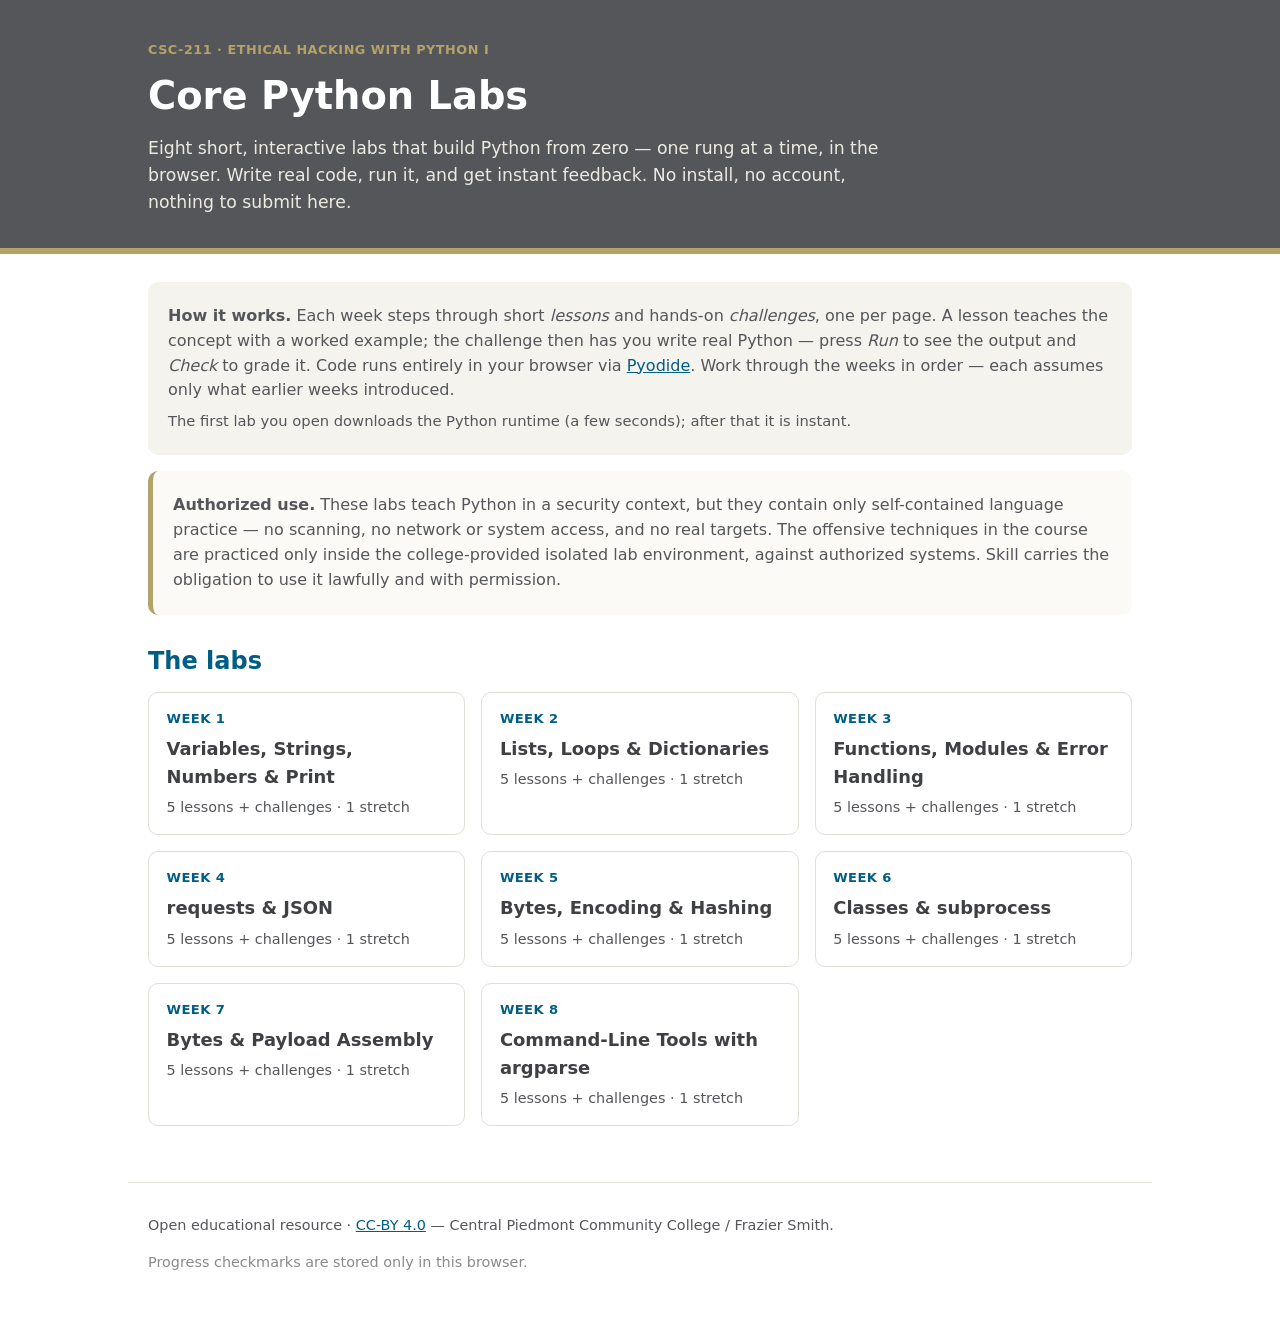
<file: index.html>
<!doctype html>
<html lang="en">
<head>
  <meta charset="utf-8">
  <meta name="viewport" content="width=device-width, initial-scale=1">
  <title>CSC-211 · Core Python Labs</title>
  <meta name="description" content="Interactive, in-browser Python practice labs for CSC-211 Ethical Hacking with Python I. Write and run real Python with instant auto-graded feedback — no install, no sign-in.">
  <link rel="stylesheet" href="styles.css">
</head>
<body>
  <header class="hero">
    <div class="wrap">
      <p class="kicker">CSC-211 · Ethical Hacking with Python I</p>
      <h1>Core Python Labs</h1>
      <p class="lede">Eight short, interactive labs that build Python from zero — one rung at a
        time, in the browser. Write real code, run it, and get instant feedback. No install,
        no account, nothing to submit here.</p>
    </div>
  </header>

  <main class="wrap">
    <section class="note" aria-label="About these labs">
      <p><strong>How it works.</strong> Each week steps through short <em>lessons</em> and
        hands-on <em>challenges</em>, one per page. A lesson teaches the concept with a worked
        example; the challenge then has you write real Python — press <em>Run</em> to see the
        output and <em>Check</em> to grade it. Code runs entirely in your browser via
        <a href="https://pyodide.org">Pyodide</a>. Work through the weeks in order — each assumes
        only what earlier weeks introduced.</p>
      <p class="firstload">The first lab you open downloads the Python runtime (a few seconds);
        after that it is instant.</p>
    </section>

    <section class="note ethics" aria-label="Authorized use">
      <p><strong>Authorized use.</strong> These labs teach Python in a security context, but they
        contain only self-contained language practice — no scanning, no network or system access,
        and no real targets. The offensive techniques in the course are practiced only inside the
        college-provided isolated lab environment, against authorized systems. Skill carries the
        obligation to use it lawfully and with permission.</p>
    </section>

    <h2 class="section-title">The labs</h2>
    <ul id="lab-grid" class="grid" aria-busy="true">
      <li class="loading">Loading labs…</li>
    </ul>
  </main>

  <footer class="wrap site-foot">
    <p>Open educational resource · <a href="https://creativecommons.org/licenses/by/4.0/">CC-BY 4.0</a>
      — Central Piedmont Community College / Frazier Smith.</p>
    <p class="muted">Progress checkmarks are stored only in this browser.</p>
  </footer>

  <script type="module">
    const grid = document.getElementById('lab-grid');
    try {
      const labs = await (await fetch('labs/manifest.json')).json();
      grid.innerHTML = '';
      for (const lab of labs) {
        const wk = String(lab.week).padStart(2, '0');
        const prog = (() => { try { return JSON.parse(localStorage.getItem(`csc211-week-${wk}`)) || {}; } catch (_) { return {}; } })();
        const passedRequired = prog.passedRequired || 0;
        const done = passedRequired >= lab.required;
        const started = !done && (prog.lastStep || passedRequired);
        // strip the shared "Core Python — " prefix for a tighter card title
        const topic = lab.title.replace(/^Core Python\s*[—-]\s*/, '');
        const li = document.createElement('li');
        li.className = 'card' + (done ? ' done' : '');
        const a = document.createElement('a');
        a.href = `lab.html?week=${lab.week}&step=1`;
        const progressNote = done ? '' : (started ? ` · in progress (${passedRequired}/${lab.required})` : '');
        a.innerHTML = `
          <span class="badge">Week ${lab.week}${done ? ' <span class="tick" title="completed">✓</span>' : ''}</span>
          <span class="topic"></span>
          <span class="meta">${lab.required} lessons + challenges${lab.stretch ? ` · ${lab.stretch} stretch` : ''}${progressNote}</span>`;
        a.querySelector('.topic').textContent = topic;
        li.appendChild(a);
        grid.appendChild(li);
      }
      grid.setAttribute('aria-busy', 'false');
    } catch (_) {
      grid.innerHTML = '<li class="loading">Could not load the lab list.</li>';
    }
  </script>
</body>
</html>
</file>
<file: styles.css>
:root {
  --gray: #54565A; --gold: #B4A269; --blue: #005D83;
  --dark: #3E4043; --cream: #F4F3EE; --pass: #2E7D32;
}
* { box-sizing: border-box; }
body { margin: 0; font-family: system-ui, "Segoe UI", Arial, sans-serif; color: var(--gray); line-height: 1.55; }
a { color: var(--blue); }
.wrap { max-width: 64rem; margin: 0 auto; padding: 0 1.25rem; }

.hero { background: var(--gray); color: #fff; padding: 2.5rem 0 2rem; border-bottom: 6px solid var(--gold); }
.hero .kicker { color: var(--gold); font-weight: 700; letter-spacing: .04em; text-transform: uppercase; font-size: .8rem; margin: 0 0 .4rem; }
.hero h1 { margin: 0 0 .6rem; font-size: 2.4rem; }
.hero .lede { margin: 0; max-width: 46rem; color: #ECEAE1; font-size: 1.08rem; }

main.wrap { padding-top: 1.75rem; padding-bottom: 2rem; }
.note { background: var(--cream); border-radius: 10px; padding: 1rem 1.25rem; margin: 0 0 1rem; }
.note p { margin: .4rem 0; }
.note .firstload { color: var(--gray); font-size: .92rem; }
.note.ethics { border-left: 5px solid var(--gold); background: #fbfaf6; }

.section-title { color: var(--blue); margin: 1.75rem 0 .75rem; }
.grid { list-style: none; padding: 0; margin: 0; display: grid; gap: 1rem; grid-template-columns: repeat(auto-fill, minmax(15rem, 1fr)); }
.loading { color: var(--gray); }

.card { display: flex; }
.card a {
  display: flex; flex-direction: column; gap: .35rem;
  width: 100%; text-decoration: none; color: inherit;
  border: 1px solid #e0ded7; border-radius: 10px; padding: 1rem 1.1rem;
  background: #fff; transition: border-color .15s, box-shadow .15s, transform .05s;
}
.card a:hover { border-color: var(--blue); box-shadow: 0 3px 12px rgba(0,0,0,.08); }
.card a:focus-visible { outline: 3px solid var(--gold); outline-offset: 2px; }
.card .badge { color: var(--blue); font-weight: 700; font-size: .82rem; text-transform: uppercase; letter-spacing: .03em; }
.card .topic { font-size: 1.12rem; font-weight: 600; color: var(--dark); }
.card .meta { color: var(--gray); font-size: .9rem; }
.card .tick { color: var(--pass); }
.card.done a { border-color: var(--pass); background: #f5faf4; }

.site-foot { border-top: 1px solid #e6e4dd; margin-top: 1.5rem; padding-top: 1rem; padding-bottom: 2rem; font-size: .9rem; }
.site-foot .muted { color: #8a8a86; }
</file>
